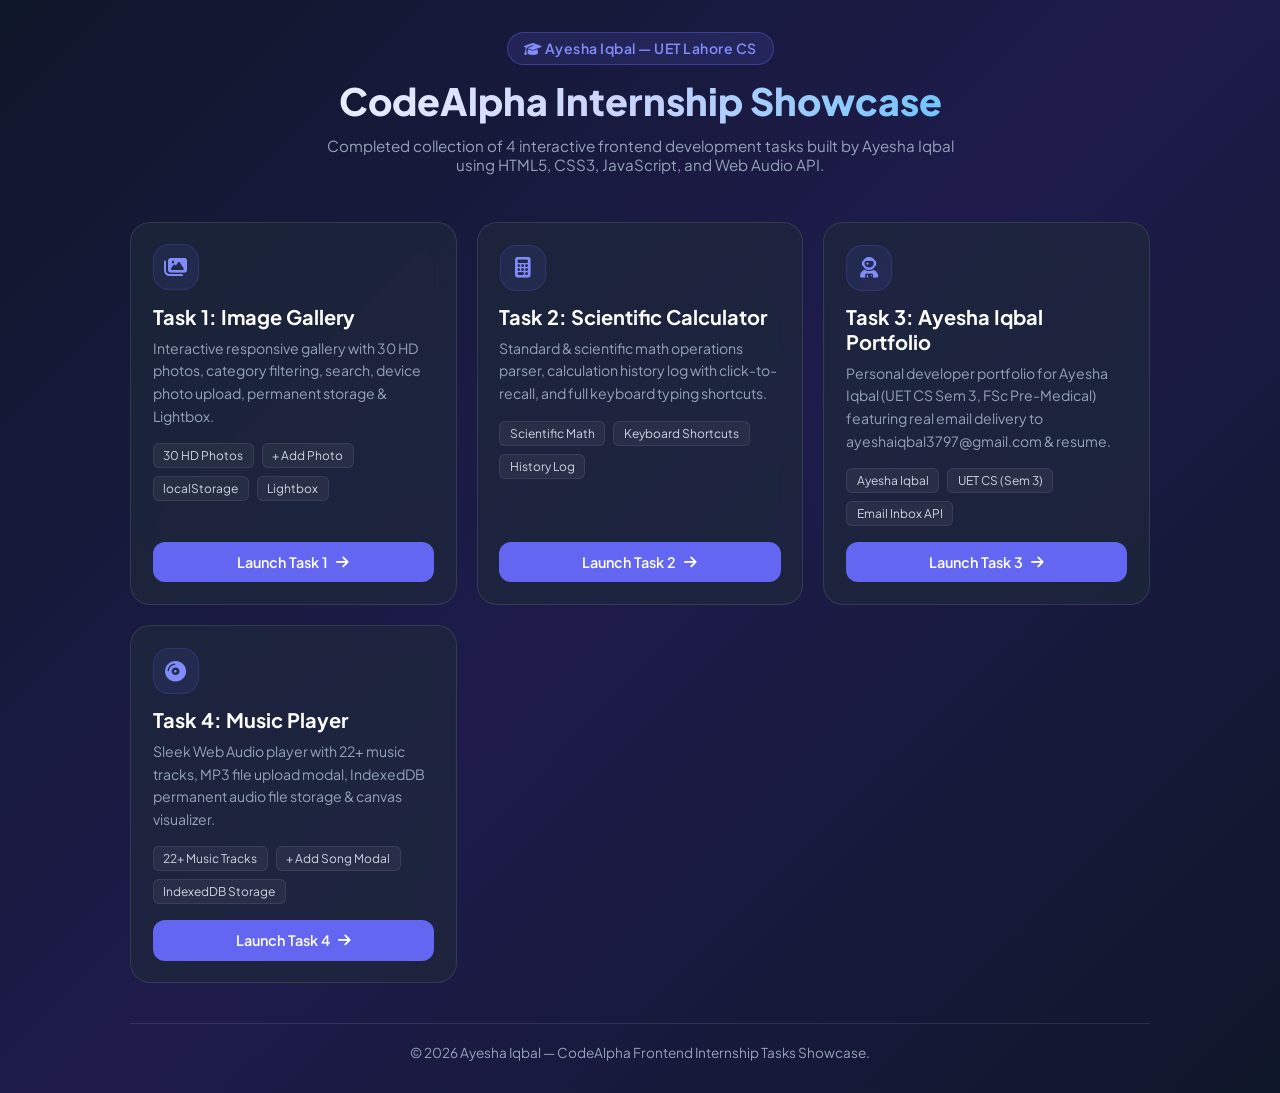
<file: index.html>
<!DOCTYPE html>
<html lang="en">
<head>
  <meta charset="UTF-8">
  <meta name="viewport" content="width=device-width, initial-scale=1.0">
  <title>Ayesha Iqbal — CodeAlpha Frontend Development Showcase</title>
  <link rel="preconnect" href="https://fonts.googleapis.com">
  <link rel="preconnect" href="https://fonts.gstatic.com" crossorigin>
  <link href="https://fonts.googleapis.com/css2?family=Plus+Jakarta+Sans:wght@400;500;600;700;800&display=swap" rel="stylesheet">
  <link rel="stylesheet" href="https://cdnjs.cloudflare.com/ajax/libs/font-awesome/6.4.0/css/all.min.css">
  <style>
    :root {
      --bg-gradient: linear-gradient(135deg, #0f172a 0%, #1e1b4b 50%, #0f172a 100%);
      --card-bg: rgba(30, 41, 59, 0.7);
      --card-border: rgba(255, 255, 255, 0.1);
      --primary: #6366f1;
      --primary-hover: #4f46e5;
      --accent: #06b6d4;
      --text-main: #f8fafc;
      --text-muted: #94a3b8;
    }

    * {
      box-sizing: border-box;
      margin: 0;
      padding: 0;
    }

    body {
      font-family: 'Plus Jakarta Sans', sans-serif;
      background: var(--bg-gradient);
      color: var(--text-main);
      min-height: 100vh;
      display: flex;
      flex-direction: column;
      align-items: center;
      padding: 2rem 1rem;
    }

    .container {
      max-width: 1200px;
      width: 100%;
    }

    header {
      text-align: center;
      margin-bottom: 3rem;
    }

    .badge {
      display: inline-block;
      padding: 0.4rem 1rem;
      background: rgba(99, 102, 241, 0.15);
      border: 1px solid rgba(99, 102, 241, 0.4);
      color: #818cf8;
      border-radius: 9999px;
      font-weight: 600;
      font-size: 0.875rem;
      margin-bottom: 1rem;
      letter-spacing: 0.5px;
    }

    h1 {
      font-size: 2.75rem;
      font-weight: 800;
      background: linear-gradient(to right, #ffffff, #c7d2fe, #38bdf8);
      -webkit-background-clip: text;
      -webkit-text-fill-color: transparent;
      margin-bottom: 0.75rem;
    }

    p.subtitle {
      color: var(--text-muted);
      font-size: 1.1rem;
      max-width: 650px;
      margin: 0 auto;
    }

    .grid {
      display: grid;
      grid-template-columns: repeat(auto-fit, minmax(270px, 1fr));
      gap: 1.75rem;
      margin-top: 1rem;
    }

    .card {
      background: var(--card-bg);
      backdrop-filter: blur(12px);
      border: 1px solid var(--card-border);
      border-radius: 1.25rem;
      padding: 1.75rem;
      display: flex;
      flex-direction: column;
      justify-content: space-between;
      transition: all 0.3s cubic-bezier(0.4, 0, 0.2, 1);
      position: relative;
      overflow: hidden;
    }

    .card::before {
      content: '';
      position: absolute;
      top: 0;
      left: 0;
      width: 100%;
      height: 4px;
      background: linear-gradient(90deg, var(--primary), var(--accent));
      opacity: 0;
      transition: opacity 0.3s ease;
    }

    .card:hover {
      transform: translateY(-6px);
      box-shadow: 0 20px 25px -5px rgba(0, 0, 0, 0.5), 0 8px 10px -6px rgba(0, 0, 0, 0.4);
      border-color: rgba(99, 102, 241, 0.3);
    }

    .card:hover::before {
      opacity: 1;
    }

    .card-icon {
      width: 54px;
      height: 54px;
      background: rgba(99, 102, 241, 0.1);
      border: 1px solid rgba(99, 102, 241, 0.2);
      border-radius: 1rem;
      display: flex;
      align-items: center;
      justify-content: center;
      font-size: 1.5rem;
      color: #818cf8;
      margin-bottom: 1.25rem;
    }

    .card-title {
      font-size: 1.4rem;
      font-weight: 700;
      margin-bottom: 0.5rem;
      color: #ffffff;
    }

    .card-desc {
      color: var(--text-muted);
      font-size: 0.95rem;
      line-height: 1.6;
      margin-bottom: 1.5rem;
    }

    .tags {
      display: flex;
      flex-wrap: wrap;
      gap: 0.5rem;
      margin-bottom: 1.5rem;
    }

    .tag {
      background: rgba(255, 255, 255, 0.05);
      border: 1px solid rgba(255, 255, 255, 0.08);
      font-size: 0.75rem;
      padding: 0.25rem 0.6rem;
      border-radius: 0.375rem;
      color: #cbd5e1;
    }

    .btn {
      display: inline-flex;
      align-items: center;
      justify-content: center;
      gap: 0.5rem;
      width: 100%;
      padding: 0.85rem 1.25rem;
      background: var(--primary);
      color: white;
      text-decoration: none;
      font-weight: 600;
      border-radius: 0.75rem;
      transition: background 0.2s ease, transform 0.1s ease;
    }

    .btn:hover {
      background: var(--primary-hover);
    }

    footer {
      margin-top: 2.5rem;
      text-align: center;
      color: var(--text-muted);
      font-size: 0.85rem;
      border-top: 1px solid var(--card-border);
      padding-top: 1.25rem;
      width: 100%;
    }

    /* Widescreen Video Recording Friendly Layout */
    .container {
      max-width: 1020px;
      width: 100%;
      margin: 0 auto;
    }

    .bg-music-toggle {
      display: inline-flex;
      align-items: center;
      gap: 0.5rem;
      padding: 0.5rem 1.1rem;
      background: linear-gradient(135deg, #ec4899, #818cf8);
      color: white;
      border: none;
      border-radius: 9999px;
      font-weight: 700;
      font-size: 0.85rem;
      cursor: pointer;
      box-shadow: 0 4px 14px rgba(236, 72, 153, 0.4);
      transition: all 0.2s ease;
      margin-left: 0.5rem;
    }

    .bg-music-toggle:hover {
      transform: translateY(-2px);
      box-shadow: 0 6px 18px rgba(236, 72, 153, 0.6);
    }
  </style>
</head>
<body>
  <div class="container">
    <header>
      <div class="badge" style="margin-bottom: 0.75rem;"><i class="fa-solid fa-graduation-cap"></i> Ayesha Iqbal — UET Lahore CS</div>
      <h1 style="font-size: 2.35rem;">CodeAlpha Internship Showcase</h1>
      <p class="subtitle" style="font-size: 0.95rem;">Completed collection of 4 interactive frontend development tasks built by Ayesha Iqbal using HTML5, CSS3, JavaScript, and Web Audio API.</p>
    </header>

    <div class="grid" style="gap: 1.25rem;">
      <!-- TASK 1 -->
      <div class="card" style="padding: 1.35rem;">
        <div>
          <div class="card-icon" style="width: 46px; height: 46px; font-size: 1.3rem; margin-bottom: 0.85rem;"><i class="fa-solid fa-images"></i></div>
          <h2 class="card-title" style="font-size: 1.25rem;">Task 1: Image Gallery</h2>
          <p class="card-desc" style="font-size: 0.88rem; margin-bottom: 1rem;">Interactive responsive gallery with 30 HD photos, category filtering, search, device photo upload, permanent storage & Lightbox.</p>
          <div class="tags" style="margin-bottom: 1rem;">
            <span class="tag">30 HD Photos</span>
            <span class="tag">+ Add Photo</span>
            <span class="tag">localStorage</span>
            <span class="tag">Lightbox</span>
          </div>
        </div>
        <a href="./task1_image_gallery/index.html" class="btn" style="padding: 0.7rem 1rem; font-size: 0.9rem;">Launch Task 1 <i class="fa-solid fa-arrow-right"></i></a>
      </div>

      <!-- TASK 2 -->
      <div class="card" style="padding: 1.35rem;">
        <div>
          <div class="card-icon" style="width: 46px; height: 46px; font-size: 1.3rem; margin-bottom: 0.85rem;"><i class="fa-solid fa-calculator"></i></div>
          <h2 class="card-title" style="font-size: 1.25rem;">Task 2: Scientific Calculator</h2>
          <p class="card-desc" style="font-size: 0.88rem; margin-bottom: 1rem;">Standard & scientific math operations parser, calculation history log with click-to-recall, and full keyboard typing shortcuts.</p>
          <div class="tags" style="margin-bottom: 1rem;">
            <span class="tag">Scientific Math</span>
            <span class="tag">Keyboard Shortcuts</span>
            <span class="tag">History Log</span>
          </div>
        </div>
        <a href="./task2_calculator/index.html" class="btn" style="padding: 0.7rem 1rem; font-size: 0.9rem;">Launch Task 2 <i class="fa-solid fa-arrow-right"></i></a>
      </div>

      <!-- TASK 3 -->
      <div class="card" style="padding: 1.35rem;">
        <div>
          <div class="card-icon" style="width: 46px; height: 46px; font-size: 1.3rem; margin-bottom: 0.85rem;"><i class="fa-solid fa-user-astronaut"></i></div>
          <h2 class="card-title" style="font-size: 1.25rem;">Task 3: Ayesha Iqbal Portfolio</h2>
          <p class="card-desc" style="font-size: 0.88rem; margin-bottom: 1rem;">Personal developer portfolio for Ayesha Iqbal (UET CS Sem 3, FSc Pre-Medical) featuring real email delivery to ayeshaiqbal3797@gmail.com & resume.</p>
          <div class="tags" style="margin-bottom: 1rem;">
            <span class="tag">Ayesha Iqbal</span>
            <span class="tag">UET CS (Sem 3)</span>
            <span class="tag">Email Inbox API</span>
          </div>
        </div>
        <a href="./task3_portfolio/index.html" class="btn" style="padding: 0.7rem 1rem; font-size: 0.9rem;">Launch Task 3 <i class="fa-solid fa-arrow-right"></i></a>
      </div>

      <!-- TASK 4 -->
      <div class="card" style="padding: 1.35rem;">
        <div>
          <div class="card-icon" style="width: 46px; height: 46px; font-size: 1.3rem; margin-bottom: 0.85rem;"><i class="fa-solid fa-compact-disc"></i></div>
          <h2 class="card-title" style="font-size: 1.25rem;">Task 4: Music Player</h2>
          <p class="card-desc" style="font-size: 0.88rem; margin-bottom: 1rem;">Sleek Web Audio player with 22+ music tracks, MP3 file upload modal, IndexedDB permanent audio file storage & canvas visualizer.</p>
          <div class="tags" style="margin-bottom: 1rem;">
            <span class="tag">22+ Music Tracks</span>
            <span class="tag">+ Add Song Modal</span>
            <span class="tag">IndexedDB Storage</span>
          </div>
        </div>
        <a href="./task4_music_player/index.html" class="btn" style="padding: 0.7rem 1rem; font-size: 0.9rem;">Launch Task 4 <i class="fa-solid fa-arrow-right"></i></a>
      </div>
    </div>

    <footer>
      <p>&copy; 2026 Ayesha Iqbal — CodeAlpha Frontend Internship Tasks Showcase.</p>
    </footer>
  </div>

</body>
</html>
</file>
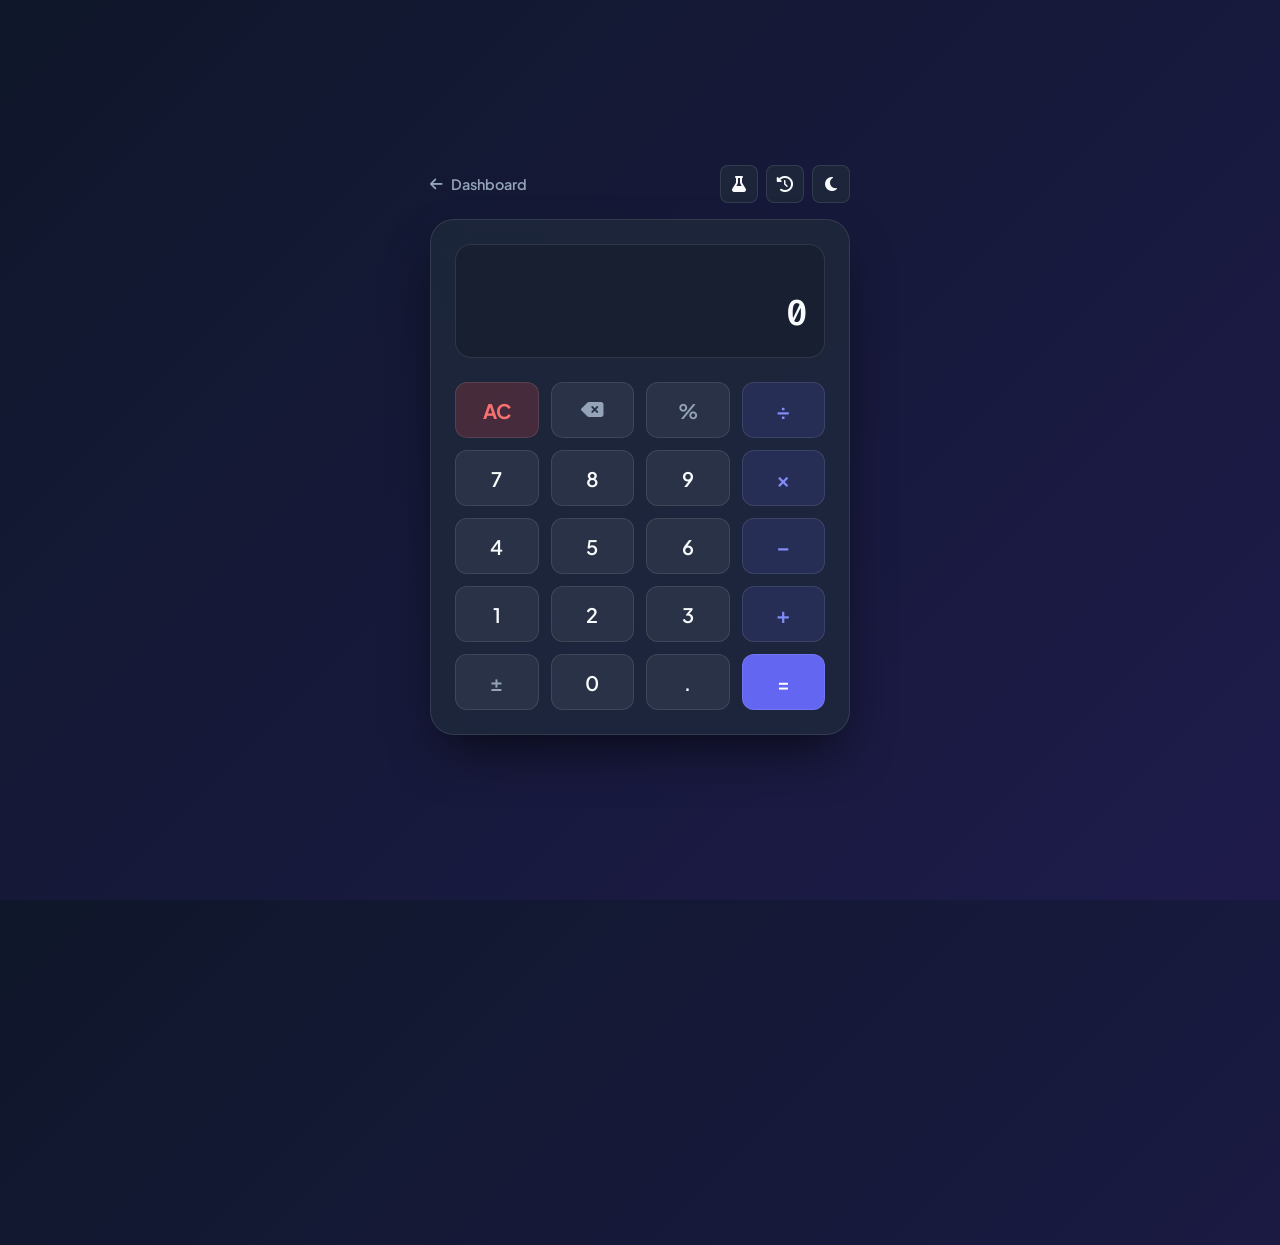
<file: calculator/index.html>
<!DOCTYPE html>
<html lang="en">
<head>
  <meta charset="UTF-8">
  <meta name="viewport" content="width=device-width, initial-scale=1.0">
  <title>Task 2 — Calculator | CodeAlpha</title>
  <link rel="preconnect" href="https://fonts.googleapis.com">
  <link rel="preconnect" href="https://fonts.gstatic.com" crossorigin>
  <link href="https://fonts.googleapis.com/css2?family=Fira+Code:wght@400;600&family=Plus+Jakarta+Sans:wght@400;500;600;700&display=swap" rel="stylesheet">
  <link rel="stylesheet" href="https://cdnjs.cloudflare.com/ajax/libs/font-awesome/6.4.0/css/all.min.css">
  <link rel="stylesheet" href="styles.css">
</head>
<body class="dark-theme">
  <div class="calculator-app">
    <!-- Header Controls -->
    <div class="header">
      <a href="../index.html" class="back-link"><i class="fa-solid fa-arrow-left"></i> Dashboard</a>
      <div class="header-actions">
        <button id="scientificToggleBtn" class="icon-btn" title="Toggle Scientific Mode"><i class="fa-solid fa-flask"></i></button>
        <button id="historyToggleBtn" class="icon-btn" title="View History"><i class="fa-solid fa-clock-rotate-left"></i></button>
        <button id="themeToggleBtn" class="icon-btn" title="Toggle Light/Dark Theme"><i class="fa-solid fa-moon"></i></button>
      </div>
    </div>

    <!-- Main Container -->
    <div class="calculator-card">
      <!-- Display Screen -->
      <div class="display-container">
        <div class="expression-display" id="expressionDisplay"></div>
        <div class="result-display" id="resultDisplay">0</div>
      </div>

      <!-- Keypad -->
      <div class="keypad-container">
        <!-- Scientific Panel (hidden by default) -->
        <div class="scientific-panel" id="scientificPanel" style="display: none;">
          <button class="btn btn-sci" data-action="sin">sin</button>
          <button class="btn btn-sci" data-action="cos">cos</button>
          <button class="btn btn-sci" data-action="tan">tan</button>
          <button class="btn btn-sci" data-action="sqrt">√</button>
          <button class="btn btn-sci" data-action="pow">x²</button>
          <button class="btn btn-sci" data-action="log">log</button>
          <button class="btn btn-sci" data-action="pi">π</button>
          <button class="btn btn-sci" data-action="e">e</button>
        </div>

        <!-- Standard Grid -->
        <div class="keypad-grid">
          <button class="btn btn-clear" data-action="clear">AC</button>
          <button class="btn btn-func" data-action="backspace"><i class="fa-solid fa-backspace"></i></button>
          <button class="btn btn-func" data-action="percent">%</button>
          <button class="btn btn-operator" data-action="operator" data-val="/">÷</button>

          <button class="btn btn-num" data-val="7">7</button>
          <button class="btn btn-num" data-val="8">8</button>
          <button class="btn btn-num" data-val="9">9</button>
          <button class="btn btn-operator" data-action="operator" data-val="*">×</button>

          <button class="btn btn-num" data-val="4">4</button>
          <button class="btn btn-num" data-val="5">5</button>
          <button class="btn btn-num" data-val="6">6</button>
          <button class="btn btn-operator" data-action="operator" data-val="-">−</button>

          <button class="btn btn-num" data-val="1">1</button>
          <button class="btn btn-num" data-val="2">2</button>
          <button class="btn btn-num" data-val="3">3</button>
          <button class="btn btn-operator" data-action="operator" data-val="+">+</button>

          <button class="btn btn-func" data-action="negate">±</button>
          <button class="btn btn-num" data-val="0">0</button>
          <button class="btn btn-num" data-val=".">.</button>
          <button class="btn btn-equals" data-action="equals">=</button>
        </div>
      </div>
    </div>

    <!-- History Drawer Slide-out -->
    <div class="history-drawer" id="historyDrawer">
      <div class="history-header">
        <h3><i class="fa-solid fa-clock-rotate-left"></i> History</h3>
        <div>
          <button id="clearHistoryBtn" class="text-btn">Clear</button>
          <button id="closeHistoryBtn" class="close-history-btn">&times;</button>
        </div>
      </div>
      <div class="history-list" id="historyList">
        <p class="empty-history">No calculation history yet.</p>
      </div>
    </div>
  </div>

  <script src="script.js"></script>
</body>
</html>
</file>
<file: calculator/styles.css>
:root {
  --bg-gradient: linear-gradient(135deg, #0f172a 0%, #1e1b4b 100%);
  --calc-bg: rgba(30, 41, 59, 0.85);
  --calc-border: rgba(255, 255, 255, 0.1);
  --text-main: #f8fafc;
  --text-muted: #94a3b8;
  --btn-num-bg: rgba(255, 255, 255, 0.06);
  --btn-num-hover: rgba(255, 255, 255, 0.12);
  --btn-operator-bg: #6366f1;
  --btn-operator-hover: #4f46e5;
  --btn-clear-bg: rgba(239, 68, 68, 0.2);
  --btn-clear-color: #f87171;
  --btn-sci-bg: rgba(6, 182, 212, 0.15);
  --btn-sci-color: #38bdf8;
  --shadow: 0 25px 50px -12px rgba(0, 0, 0, 0.6);
}

body.light-theme {
  --bg-gradient: linear-gradient(135deg, #e2e8f0 0%, #cbd5e1 100%);
  --calc-bg: rgba(255, 255, 255, 0.9);
  --calc-border: rgba(0, 0, 0, 0.1);
  --text-main: #0f172a;
  --text-muted: #64748b;
  --btn-num-bg: rgba(0, 0, 0, 0.04);
  --btn-num-hover: rgba(0, 0, 0, 0.08);
  --btn-operator-bg: #4f46e5;
  --btn-operator-hover: #4338ca;
  --btn-clear-bg: rgba(239, 68, 68, 0.15);
  --btn-clear-color: #dc2626;
  --btn-sci-bg: rgba(6, 182, 212, 0.15);
  --btn-sci-color: #0284c7;
  --shadow: 0 20px 40px -10px rgba(0, 0, 0, 0.15);
}

* {
  box-sizing: border-box;
  margin: 0;
  padding: 0;
}

body {
  font-family: 'Plus Jakarta Sans', sans-serif;
  background: var(--bg-gradient);
  color: var(--text-main);
  min-height: 100vh;
  display: flex;
  justify-content: center;
  align-items: center;
  padding: 1.5rem;
  transition: background 0.3s ease;
}

.calculator-app {
  position: relative;
  width: 100%;
  max-width: 420px;
}

.header {
  display: flex;
  justify-content: space-between;
  align-items: center;
  margin-bottom: 1rem;
}

.back-link {
  color: var(--text-muted);
  text-decoration: none;
  font-size: 0.9rem;
  font-weight: 600;
  display: inline-flex;
  align-items: center;
  gap: 0.5rem;
  transition: color 0.2s ease;
}

.back-link:hover {
  color: var(--btn-operator-bg);
}

.header-actions {
  display: flex;
  gap: 0.5rem;
}

.icon-btn {
  background: var(--calc-bg);
  border: 1px solid var(--calc-border);
  color: var(--text-main);
  width: 38px;
  height: 38px;
  border-radius: 0.5rem;
  cursor: pointer;
  display: flex;
  align-items: center;
  justify-content: center;
  font-size: 1rem;
  transition: all 0.2s ease;
}

.icon-btn:hover {
  background: var(--btn-num-hover);
  transform: translateY(-2px);
}

.icon-btn.active {
  background: var(--btn-sci-bg);
  color: var(--btn-sci-color);
  border-color: var(--btn-sci-color);
}

.calculator-card {
  background: var(--calc-bg);
  backdrop-filter: blur(16px);
  border: 1px solid var(--calc-border);
  border-radius: 1.5rem;
  padding: 1.5rem;
  box-shadow: var(--shadow);
}

/* Display Screen */
.display-container {
  background: rgba(0, 0, 0, 0.15);
  border: 1px solid var(--calc-border);
  border-radius: 1rem;
  padding: 1.25rem 1rem;
  text-align: right;
  margin-bottom: 1.5rem;
  min-height: 110px;
  display: flex;
  flex-direction: column;
  justify-content: space-between;
  word-break: break-all;
}

.expression-display {
  font-family: 'Fira Code', monospace;
  font-size: 1rem;
  color: var(--text-muted);
  min-height: 1.5rem;
}

.result-display {
  font-family: 'Fira Code', monospace;
  font-size: 2.25rem;
  font-weight: 600;
  color: var(--text-main);
  overflow-x: auto;
  white-space: nowrap;
}

/* Keypad */
.scientific-panel {
  display: grid;
  grid-template-columns: repeat(4, 1fr);
  gap: 0.6rem;
  margin-bottom: 0.8rem;
  padding-bottom: 0.8rem;
  border-bottom: 1px solid var(--calc-border);
}

.keypad-grid {
  display: grid;
  grid-template-columns: repeat(4, 1fr);
  gap: 0.75rem;
}

.btn {
  font-family: inherit;
  font-size: 1.25rem;
  font-weight: 600;
  height: 56px;
  border-radius: 0.75rem;
  border: 1px solid var(--calc-border);
  cursor: pointer;
  transition: all 0.15s ease;
  user-select: none;
  display: flex;
  align-items: center;
  justify-content: center;
}

.btn:active {
  transform: scale(0.95);
}

.btn-num {
  background: var(--btn-num-bg);
  color: var(--text-main);
}

.btn-num:hover {
  background: var(--btn-num-hover);
}

.btn-func {
  background: var(--btn-num-bg);
  color: var(--text-muted);
}

.btn-func:hover {
  background: var(--btn-num-hover);
  color: var(--text-main);
}

.btn-clear {
  background: var(--btn-clear-bg);
  color: var(--btn-clear-color);
  font-weight: 700;
}

.btn-sci {
  background: var(--btn-sci-bg);
  color: var(--btn-sci-color);
  font-size: 0.95rem;
  height: 44px;
}

.btn-operator {
  background: rgba(99, 102, 241, 0.15);
  color: #818cf8;
  font-size: 1.4rem;
}

.btn-operator:hover {
  background: rgba(99, 102, 241, 0.3);
}

.btn-equals {
  background: var(--btn-operator-bg);
  color: white;
}

.btn-equals:hover {
  background: var(--btn-operator-hover);
  box-shadow: 0 4px 14px rgba(99, 102, 241, 0.4);
}

/* History Drawer */
.history-drawer {
  position: absolute;
  top: 60px;
  left: 0;
  right: 0;
  bottom: 0;
  background: var(--calc-bg);
  backdrop-filter: blur(20px);
  border: 1px solid var(--calc-border);
  border-radius: 1.5rem;
  padding: 1.5rem;
  z-index: 10;
  display: flex;
  flex-direction: column;
  transform: translateY(100%);
  opacity: 0;
  pointer-events: none;
  transition: all 0.3s cubic-bezier(0.4, 0, 0.2, 1);
}

.history-drawer.open {
  transform: translateY(0);
  opacity: 1;
  pointer-events: auto;
}

.history-header {
  display: flex;
  justify-content: space-between;
  align-items: center;
  margin-bottom: 1rem;
  padding-bottom: 0.75rem;
  border-bottom: 1px solid var(--calc-border);
}

.history-header h3 {
  font-size: 1.1rem;
  font-weight: 700;
}

.text-btn {
  background: none;
  border: none;
  color: var(--btn-clear-color);
  cursor: pointer;
  font-size: 0.85rem;
  font-weight: 600;
  margin-right: 0.5rem;
}

.close-history-btn {
  background: none;
  border: none;
  color: var(--text-muted);
  font-size: 1.5rem;
  cursor: pointer;
}

.history-list {
  flex: 1;
  overflow-y: auto;
  display: flex;
  flex-direction: column;
  gap: 0.75rem;
}

.empty-history {
  color: var(--text-muted);
  text-align: center;
  margin-top: 3rem;
  font-size: 0.95rem;
}

.history-item {
  background: rgba(0, 0, 0, 0.1);
  border: 1px solid var(--calc-border);
  border-radius: 0.5rem;
  padding: 0.75rem;
  cursor: pointer;
  text-align: right;
  transition: background 0.2s ease;
}

.history-item:hover {
  background: var(--btn-num-hover);
}

.history-expr {
  font-size: 0.85rem;
  color: var(--text-muted);
}

.history-res {
  font-size: 1.2rem;
  font-weight: 700;
  color: var(--btn-sci-color);
}
</file>
